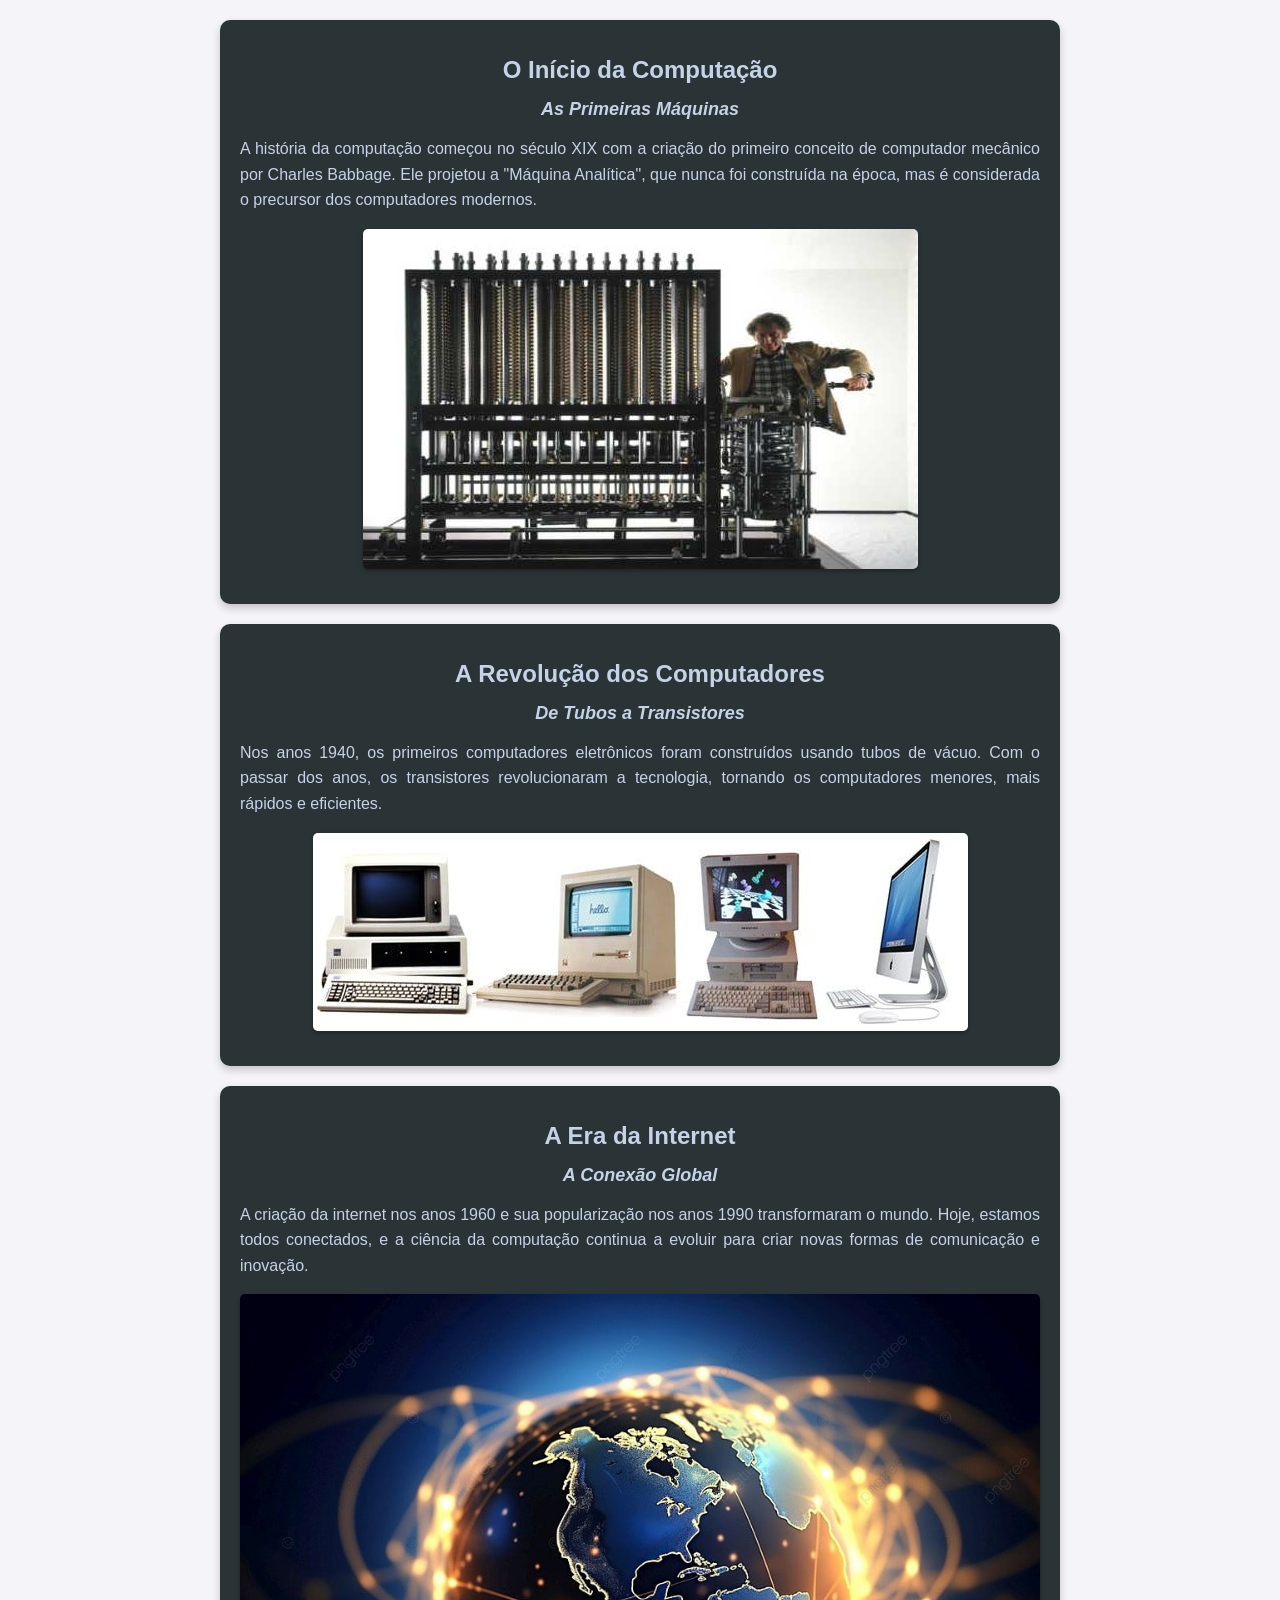
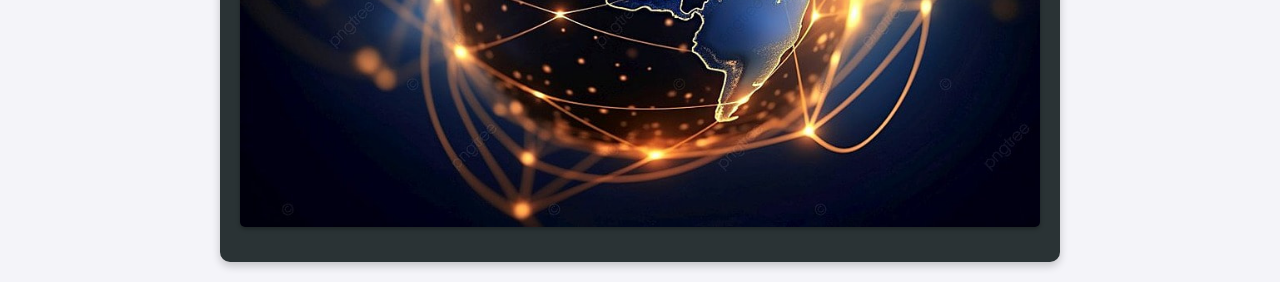
<file: index.html>
<!DOCTYPE html>
<html lang="pt-br">
<head>
<meta charset="UTF-8">
<meta name="viewport" content="width=device-width, initial-scale=1.0">
<title>História da Computação</title>
<link rel="stylesheet" href="style.css">
</head>
<body>
<div class="section" id="section1">
<h1>O Início da Computação</h1>
<h2>As Primeiras Máquinas</h2>
<p>A história da computação começou no século XIX com a criação do primeiro conceito
    de computador mecânico por Charles Babbage. Ele projetou a "Máquina Analítica", que
    nunca foi construída na época, mas é considerada o precursor dos computadores
    modernos.</p>
<img src="imagem.1" alt="descrição da Imagem">
</div>

<div class="section" id="section2">
<h1>A Revolução dos Computadores</h1>
<h2>De Tubos a Transistores</h2>
<p>Nos anos 1940, os primeiros computadores eletrônicos foram construídos usando tubos
    de vácuo. Com o passar dos anos, os transistores revolucionaram a tecnologia, tornando
    os computadores menores, mais rápidos e eficientes.</p>
<img src="imagem.2" alt="descrição da imagem">
</div>

<div class="section" id="section3">
<h1>A Era da Internet</h1>
<h2>A Conexão Global</h2>
<p>A criação da internet nos anos 1960 e sua popularização nos anos 1990 transformaram o
    mundo. Hoje, estamos todos conectados, e a ciência da computação continua a evoluir
    para criar novas formas de comunicação e inovação.</p>
<img src="imagem.3" alt="Descrição da imagem">
</div>
</body>
</html>
</file>
<file: style.css>
/* Estilo geral */
body {
    font-family: Arial, sans-serif;
    margin: 0;
    padding: 0;
    background-color: #f4f4f9;
    color: #333;
    }
    
    /* Estilização das seções */
    .section {
    padding: 20px;
    margin: 20px auto;
    max-width: 800px;
    border-radius: 10px;
    box-shadow: 0 4px 8px rgba(0, 0, 0, 0.2);
    }
    
    /* Cores para cada seção */
    #section1 {
    background-color: #2A3335; /* Preto */
    color: #C5D3E8; /* Cinza */
    }
    
    #section2 {
    background-color: #2A3335; /* Preto */
    color: #C5D3E8; /* Cinza */
    }
    
    #section3 {
    background-color: #2A3335; /* Preto */
    
    color: #C5D3E8; /* Cinza */
    }
    
    /* Estilo dos títulos */
    h1 {
    font-size: 24px;
    margin-bottom: 10px;
    text-align: center;
    }
    
    h2 {
    font-size: 18px;
    margin-bottom: 15px;
    text-align: center;
    font-style: italic;
    }
    
    /* Estilo do texto */
    p {
    font-size: 16px;
    line-height: 1.6;
    text-align: justify;
    }
    
    /* Estilo das imagens */
    img {
    display: block;
    margin: 15px auto;
    max-width: 100%;
    border-radius: 5px;
    box-shadow: 0 2px 4px rgba(0, 0, 0, 0.3);
    
    }
</file>
